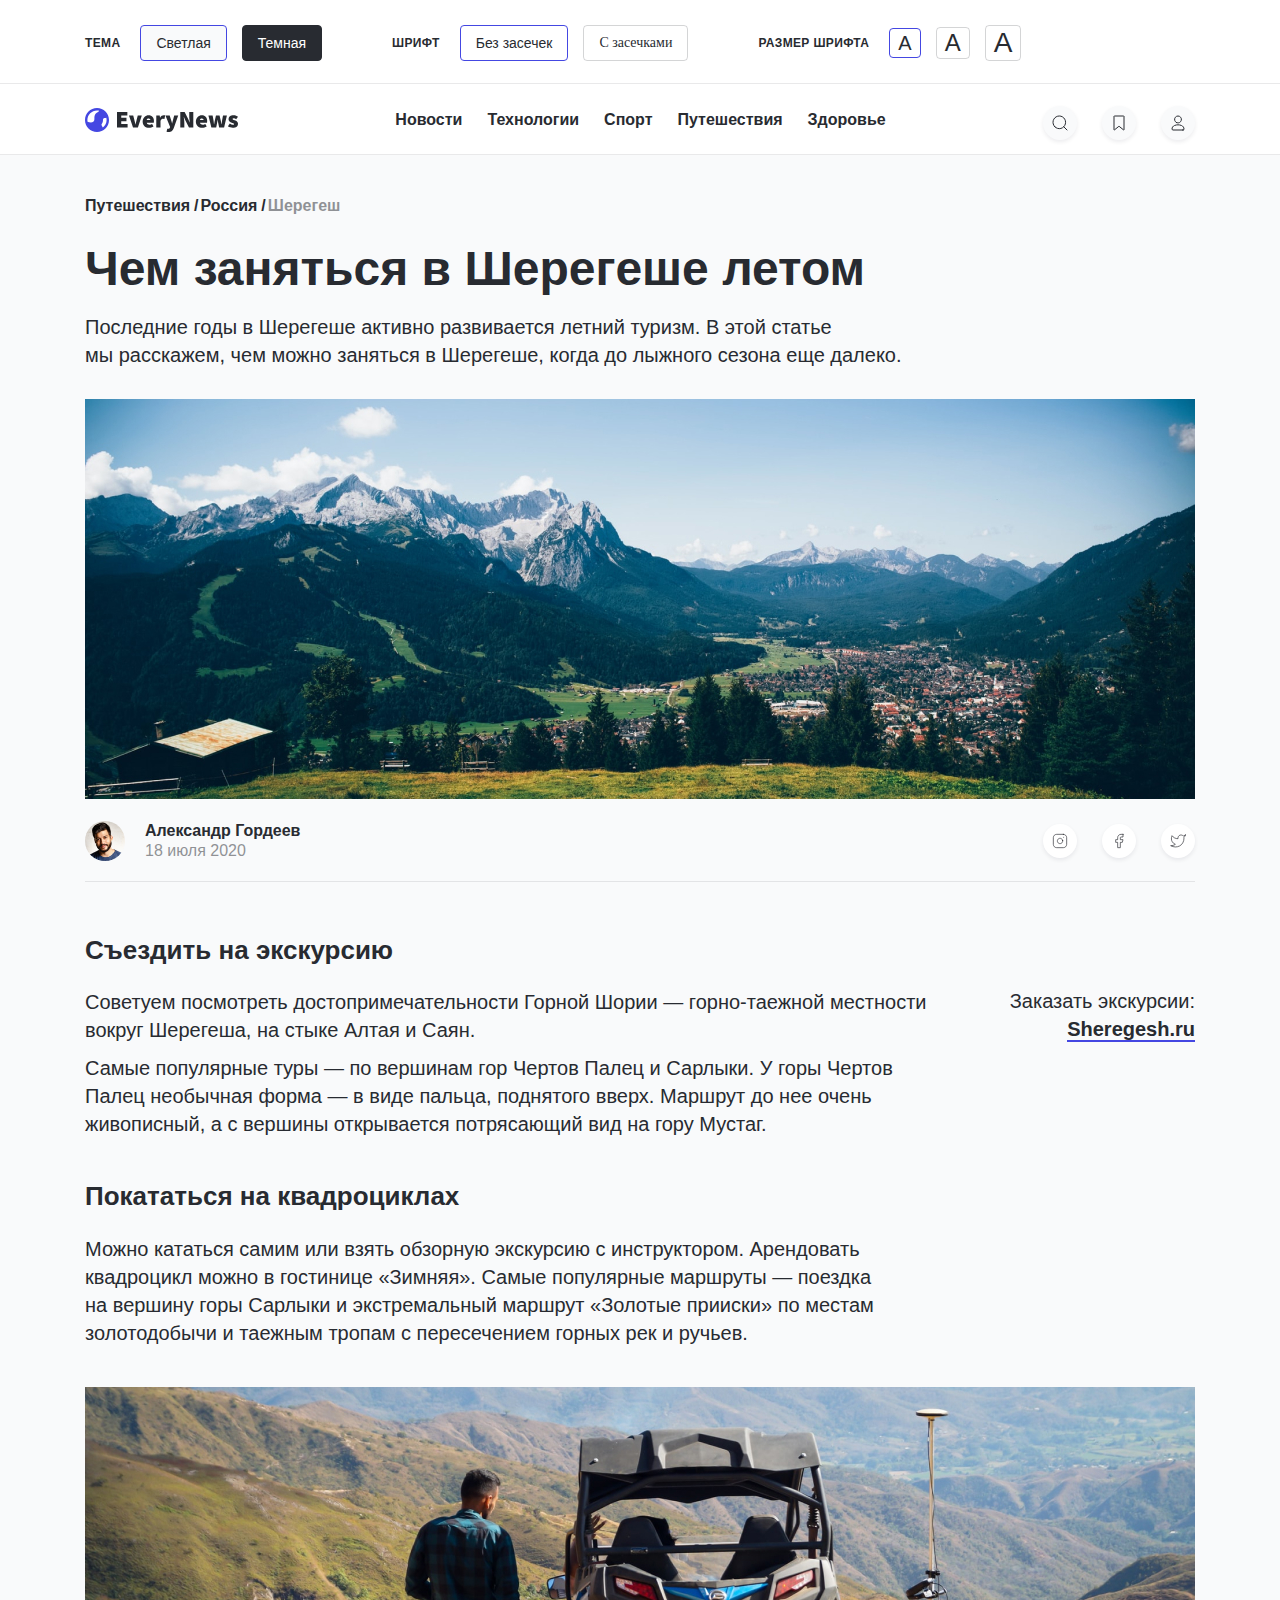
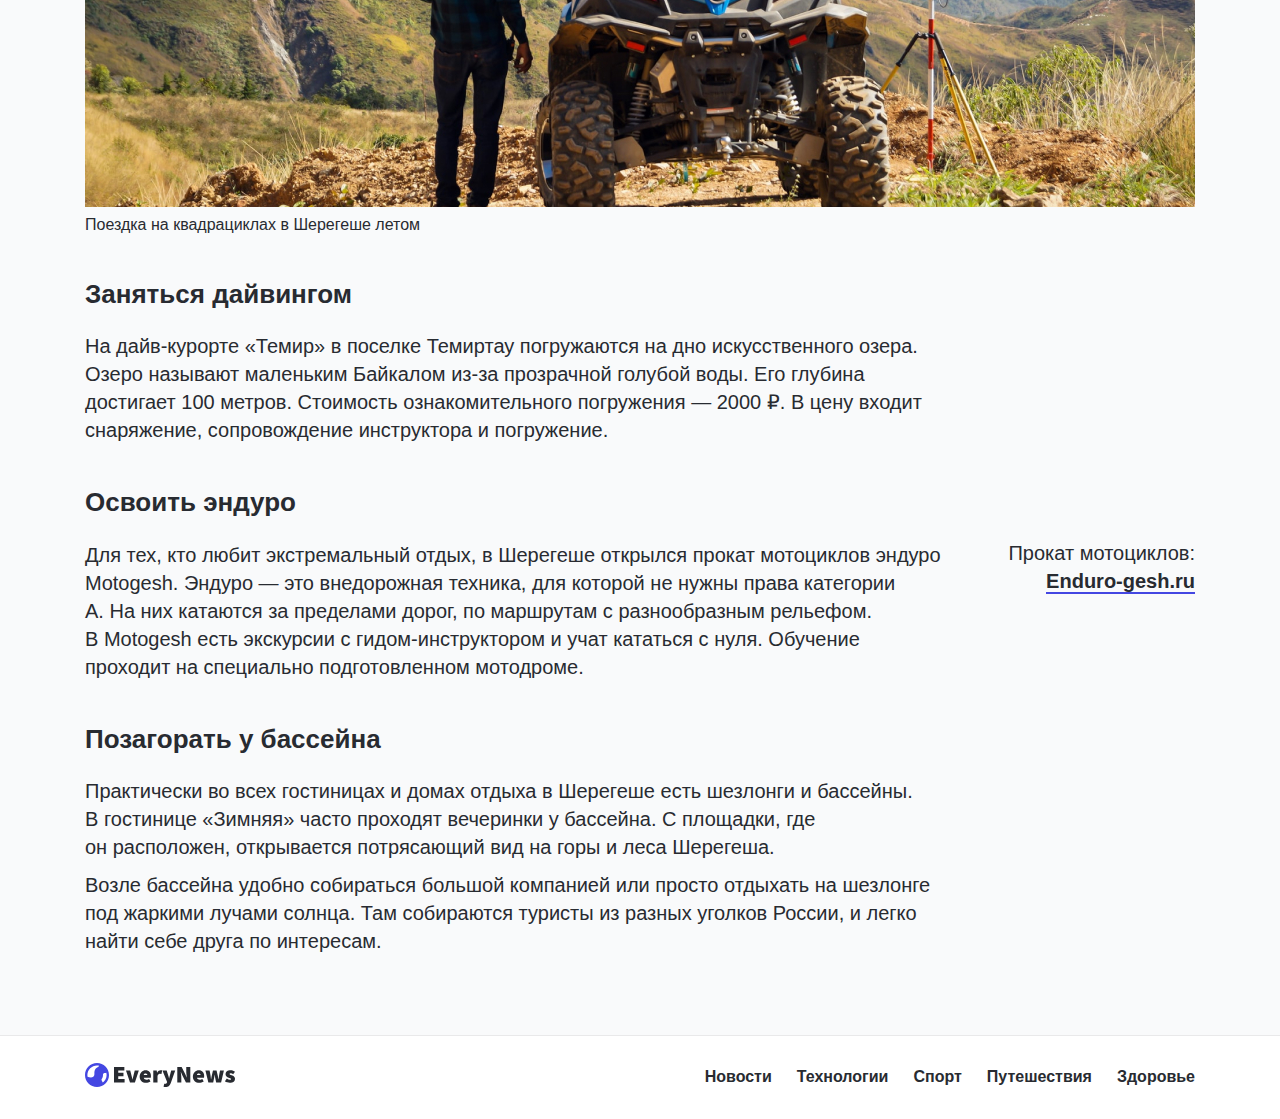
<file: Every-News/index.html>
<!DOCTYPE html>
<html lang="ru">
  <head>
    <meta charset="utf-8">
    <meta name="viewport" content="width=device-width, initial-scale=1">
    <link rel="stylesheet" href="css/style.css">
    <title>Чем заняться в Шерегеше летом</title>
  </head>
  <body>
    <header class="main-header">
      <section class="settings">
        <h2 class="visually-hidden">Настройки отображения сайта</h2>
        <dl class="container settings-content">
          <dt>Тема</dt>
          <dd>
            <ul class="themes">
              <li>
                <button class="theme-button active theme-button-light" type="button">Светлая</button>
              </li>
              <li>
                <button class="theme-button theme-button-dark" type="button">Темная</button>
              </li>
            </ul>
          </dd>
          <dt>Шрифт</dt>
          <dd>
            <ul class="fonts">
              <li>
                <button class="font-button active font-button-sans-serif" type="button">Без засечек</button>
              </li>
              <li>
                <button class="font-button font-button-serif" type="button">С засечками</button>
              </li>
            </ul>
          </dd>
          <dt>Размер шрифта</dt>
          <dd>
            <ul class="font-sizes">
              <li>
                <button class="font-size-button active font-size-button-s" type="button">А</button>
              </li>
              <li>
                <button class="font-size-button font-size-button-m" type="button">А</button>
              </li>
              <li>
                <button class="font-size-button font-size-button-l" type="button">А</button>
              </li>
            </ul>
          </dd>
        </dl>
      </section>
      <nav class="main-header-nav">
        <div class="container main-header-nav-content">
          <a class="main-header-logo" href="#">
            <svg class="logo" width="153" height="24" viewBox="0 0 153 24" fill="none" xmlns="http://www.w3.org/2000/svg">
              <path d="M32 19.5131V4H42.3572V7.43675H36.2415V9.87112H41.4694V13.3079H36.2415V16.0764H42.6038V19.5131H32Z"/>
              <path d="M48.0265 19.5131L43.9822 7.57995H48.2238L49.5554 12.7828C49.8513 13.9761 50.1472 15.2172 50.4432 16.506H50.5418C50.8377 15.2172 51.1336 13.9761 51.4296 12.7828L52.7612 7.57995H56.8054L52.9092 19.5131H48.0265Z"/>
              <path d="M64.0106 19.7995C63.1064 19.7995 62.268 19.6643 61.4953 19.3938C60.7226 19.1074 60.0486 18.7017 59.4732 18.1766C58.9142 17.6356 58.4703 16.9753 58.1415 16.1957C57.8127 15.4161 57.6483 14.533 57.6483 13.5465C57.6483 12.576 57.8127 11.7088 58.1415 10.9451C58.4868 10.1655 58.9306 9.50517 59.4732 8.9642C60.0321 8.42323 60.6651 8.00955 61.372 7.72315C62.0789 7.43675 62.8105 7.29356 63.5667 7.29356C64.4709 7.29356 65.26 7.44471 65.9341 7.74702C66.6081 8.04932 67.1671 8.46301 67.6109 8.98807C68.0548 9.51313 68.3836 10.1257 68.5973 10.8258C68.8275 11.5259 68.9426 12.2737 68.9426 13.0692C68.9426 13.4352 68.9179 13.7772 68.8686 14.0955C68.8357 14.4137 68.8028 14.6444 68.77 14.7876H61.7419C61.9391 15.5036 62.2926 16.0048 62.8022 16.2912C63.3119 16.5617 63.9119 16.6969 64.6024 16.6969C65.0299 16.6969 65.4409 16.6412 65.8354 16.5298C66.2464 16.4025 66.6739 16.2196 67.1177 15.9809L68.4987 18.4153C67.8247 18.8767 67.0766 19.2267 66.2546 19.4654C65.4491 19.6881 64.7011 19.7995 64.0106 19.7995ZM61.6926 12.1146H65.3422C65.3422 11.6531 65.2189 11.2554 64.9723 10.9212C64.7422 10.5712 64.3065 10.3962 63.6653 10.3962C63.1886 10.3962 62.7694 10.5314 62.4077 10.8019C62.0625 11.0724 61.8241 11.5099 61.6926 12.1146Z"/>
              <path d="M71.2697 19.5131V7.57995H74.7221L75.018 9.63246H75.1166C75.577 8.821 76.1195 8.2323 76.7442 7.86635C77.3854 7.48449 78.0101 7.29356 78.6184 7.29356C78.9965 7.29356 79.3006 7.31742 79.5308 7.36516C79.7609 7.39698 79.9664 7.45267 80.1473 7.53222L79.4568 11.0644C79.2266 11.0167 79.0047 10.9769 78.791 10.9451C78.5937 10.8974 78.3553 10.8735 78.0758 10.8735C77.632 10.8735 77.1634 11.0247 76.6702 11.327C76.1935 11.6134 75.8071 12.1305 75.5112 12.8783V19.5131H71.2697Z"/>
              <path d="M83.4016 24C82.9742 24 82.6207 23.9761 82.3412 23.9284C82.0782 23.8966 81.8069 23.8409 81.5275 23.7613L82.2673 20.6587C82.3823 20.6905 82.5056 20.7224 82.6372 20.7542C82.7851 20.786 82.9249 20.8019 83.0564 20.8019C83.6318 20.8019 84.0592 20.6905 84.3387 20.4678C84.6346 20.2609 84.8483 19.9745 84.9799 19.6086L85.1278 19.0835L80.4424 7.57995H84.6839L86.1635 12.1623C86.3444 12.7192 86.5006 13.2761 86.6321 13.8329C86.7636 14.3739 86.9033 14.9467 87.0513 15.5513H87.1499C87.2815 14.9785 87.4048 14.4137 87.5198 13.8568C87.6514 13.2999 87.7911 12.7351 87.9391 12.1623L89.1721 7.57995H93.2163L89.0734 19.3222C88.7446 20.1337 88.4076 20.8337 88.0624 21.4224C87.7336 22.0111 87.3472 22.4964 86.9033 22.8783C86.4595 23.2601 85.9498 23.5386 85.3744 23.7136C84.8155 23.9045 84.1579 24 83.4016 24Z"/>
              <path d="M95.2875 19.5131V4H99.6277L103.179 10.9212L104.708 14.4057H104.806C104.757 13.992 104.699 13.5386 104.634 13.0453C104.568 12.5521 104.51 12.0509 104.461 11.5418C104.412 11.0167 104.362 10.4996 104.313 9.99045C104.28 9.46539 104.264 8.9642 104.264 8.48687V4H108.308V19.5131H103.968L100.417 12.568L98.8879 9.1074H98.7893C98.8879 9.99841 99.003 10.969 99.1345 12.0191C99.266 13.0692 99.3318 14.0716 99.3318 15.0263V19.5131H95.2875Z"/>
              <path d="M117.232 19.7995C116.328 19.7995 115.489 19.6643 114.717 19.3938C113.944 19.1074 113.27 18.7017 112.694 18.1766C112.135 17.6356 111.692 16.9753 111.363 16.1957C111.034 15.4161 110.87 14.533 110.87 13.5465C110.87 12.576 111.034 11.7088 111.363 10.9451C111.708 10.1655 112.152 9.50517 112.694 8.9642C113.253 8.42323 113.886 8.00955 114.593 7.72315C115.3 7.43675 116.032 7.29356 116.788 7.29356C117.692 7.29356 118.481 7.44471 119.155 7.74702C119.829 8.04932 120.388 8.46301 120.832 8.98807C121.276 9.51313 121.605 10.1257 121.819 10.8258C122.049 11.5259 122.164 12.2737 122.164 13.0692C122.164 13.4352 122.139 13.7772 122.09 14.0955C122.057 14.4137 122.024 14.6444 121.991 14.7876H114.963C115.16 15.5036 115.514 16.0048 116.024 16.2912C116.533 16.5617 117.133 16.6969 117.824 16.6969C118.251 16.6969 118.662 16.6412 119.057 16.5298C119.468 16.4025 119.895 16.2196 120.339 15.9809L121.72 18.4153C121.046 18.8767 120.298 19.2267 119.476 19.4654C118.67 19.6881 117.922 19.7995 117.232 19.7995ZM114.914 12.1146H118.563C118.563 11.6531 118.44 11.2554 118.194 10.9212C117.963 10.5712 117.528 10.3962 116.887 10.3962C116.41 10.3962 115.991 10.5314 115.629 10.8019C115.284 11.0724 115.045 11.5099 114.914 12.1146Z"/>
              <path d="M126.371 19.5131L123.412 7.57995H127.604L128.541 12.5919C128.64 13.1965 128.722 13.8011 128.788 14.4057C128.853 14.9944 128.936 15.599 129.034 16.2196H129.133C129.231 15.599 129.33 14.9865 129.429 14.3819C129.544 13.7613 129.675 13.1647 129.823 12.5919L130.958 7.57995H134.558L135.742 12.5919C135.89 13.1965 136.013 13.8011 136.112 14.4057C136.227 14.9944 136.35 15.599 136.481 16.2196H136.58C136.679 15.599 136.761 14.9944 136.827 14.4057C136.892 13.8011 136.975 13.1965 137.073 12.5919L138.01 7.57995H141.907L139.095 19.5131H134.163L133.276 15.3604C133.177 14.8035 133.078 14.2466 132.98 13.6897C132.881 13.1329 132.782 12.5203 132.684 11.852H132.585C132.487 12.5203 132.396 13.1329 132.314 13.6897C132.232 14.2466 132.141 14.8035 132.043 15.3604L131.204 19.5131H126.371Z"/>
              <path d="M147.723 19.7995C146.934 19.7995 146.095 19.6484 145.207 19.3461C144.336 19.0438 143.58 18.638 142.939 18.1289L144.813 15.599C145.931 16.3946 146.934 16.7924 147.821 16.7924C148.265 16.7924 148.578 16.7367 148.758 16.6253C148.956 16.498 149.054 16.315 149.054 16.0764C149.054 15.9173 148.989 15.782 148.857 15.6706C148.726 15.5434 148.545 15.432 148.315 15.3365C148.101 15.2251 147.854 15.1217 147.575 15.0263C147.295 14.9308 146.999 14.8194 146.687 14.6921C146.325 14.5489 145.955 14.3819 145.577 14.1909C145.216 13.9841 144.887 13.7375 144.591 13.4511C144.295 13.1647 144.048 12.8385 143.851 12.4726C143.67 12.0907 143.58 11.6531 143.58 11.1599C143.58 10.5712 143.695 10.0382 143.925 9.56086C144.172 9.08353 144.509 8.6778 144.936 8.34368C145.364 8.00955 145.873 7.75497 146.465 7.57995C147.073 7.38902 147.739 7.29356 148.463 7.29356C149.482 7.29356 150.353 7.46062 151.077 7.79475C151.816 8.11297 152.457 8.47096 153 8.86874L151.126 11.3031C150.682 10.9849 150.246 10.7383 149.819 10.5632C149.391 10.3882 148.989 10.3007 148.611 10.3007C147.887 10.3007 147.525 10.5235 147.525 10.969C147.525 11.1281 147.583 11.2633 147.698 11.3747C147.83 11.4861 148.002 11.5895 148.216 11.685C148.43 11.7804 148.676 11.8759 148.956 11.9714C149.235 12.0509 149.531 12.1464 149.844 12.2578C150.205 12.385 150.575 12.5442 150.953 12.7351C151.331 12.926 151.668 13.1647 151.964 13.4511C152.277 13.7216 152.523 14.0557 152.704 14.4535C152.901 14.8353 153 15.2967 153 15.8377C153 16.3946 152.885 16.9197 152.655 17.4129C152.425 17.8902 152.088 18.3119 151.644 18.6778C151.2 19.0278 150.649 19.3063 149.991 19.5131C149.334 19.7041 148.578 19.7995 147.723 19.7995Z"/>
              <path fill-rule="evenodd" clip-rule="evenodd" d="M17.8668 19.5816C17.6604 19.062 17.3676 18.6084 17.1108 18.2208C16.9812 18.0264 16.848 17.8284 16.7316 17.6244C16.2648 16.8132 16.4256 16.4844 17.1828 15.216L17.3052 15.0084C17.9184 13.9752 17.952 12.984 17.9832 12.1104C17.9976 11.6808 18.012 11.2764 18.0948 10.896C18.288 10.0176 20.1444 9.78362 21.2952 9.64562C21.4884 10.4004 21.6 11.1864 21.6 12C21.6 15.0828 20.1336 17.8236 17.8668 19.5816ZM12 2.4C12.7392 2.4 13.4532 2.4912 14.1444 2.6496C13.9416 3.096 13.6284 3.5028 13.2156 3.8256C12.954 4.032 12.66 4.2036 12.3684 4.3776C11.5872 4.8432 10.7028 5.3712 10.1484 6.3864C9.4092 7.7424 9.4092 9.1272 9.4092 10.3488C9.4092 11.9748 9.3564 12.936 8.2716 13.7844C6.6288 15.072 4.1148 14.3532 2.5596 13.6992C2.4612 13.146 2.4 12.5796 2.4 12C2.4 6.7068 6.7068 2.4 12 2.4ZM12 0C5.3832 0 0 5.3832 0 12C0 18.6156 5.3832 24 12 24C18.6168 24 24 18.6156 24 12C24 5.3832 18.6168 0 12 0Z" fill="#4447E2"/>
              </svg>
          </a>
          <ul class="site-navigation">
            <li class="site-navigation-item">
              <a class="site-navigation-link" href="#">Новости</a>
            </li>
            <li class="site-navigation-item">
              <a class="site-navigation-link" href="#">Технологии</a>
            </li>
            <li class="site-navigation-item">
              <a class="site-navigation-link" href="#">Спорт</a>
            </li>
            <li class="site-navigation-item">
              <a class="site-navigation-link" href="#">Путешествия</a>
            </li>
            <li class="site-navigation-item">
              <a class="site-navigation-link" href="#">Здоровье</a>
            </li>
          </ul>
          <ul class="user-menu">
            <li class="user-menu-item">
              <a class="user-menu-button" href="#">
                <span class="visually-hidden">Поиск</span>
                <svg class="user-menu-button-svg" width="16" height="16" viewBox="0 0 16 16" fill="none" xmlns="http://www.w3.org/2000/svg">
                  <path d="M15 15L11.7709 11.75M2.84041 11.7956C1.25315 10.1981 0.633257 7.86957 1.21423 5.68726C1.79521 3.50495 3.48879 1.80037 5.65703 1.21562C7.82526 0.630876 10.1387 1.25479 11.726 2.85236C13.3133 4.44992 13.9331 6.77842 13.3522 8.96073C12.7712 11.143 11.0776 12.8476 8.90938 13.4324C6.74114 14.0171 4.42767 13.3932 2.84041 11.7956Z" stroke-linecap="round" stroke-linejoin="round"/>
                </svg>
              </a>
            </li>
            <li class="user-menu-item">
              <a class="user-menu-button user-menu-button-bookmark" href="#">
                <span class="visually-hidden">Добавить в закладки</span>
                <svg class="user-menu-button-svg" width="16" height="16" viewBox="0 0 16 16" fill="none" xmlns="http://www.w3.org/2000/svg">
                  <path d="M3 1.25412C3 1.11378 3.11193 1 3.25 1H12.75C12.8881 1 13 1.11378 13 1.25412V14.7454C13 14.9585 12.7575 15.0769 12.5938 14.9438L8.15617 11.3351C8.06487 11.2609 7.93513 11.2609 7.84383 11.3351L3.40617 14.9438C3.24248 15.0769 3 14.9585 3 14.7454V1.25412Z" stroke-linejoin="round"/>
                  </svg>
              </a>
            </li>
            <li class="user-menu-item">
              <a class="user-menu-button user-menu-button-user" href="#">
                <span class="visually-hidden">Кабинет пользователя</span>
                <svg class="user-menu-button-svg" width="16" height="16" viewBox="0 0 16 16" fill="none" xmlns="http://www.w3.org/2000/svg">
                  <path d="M13 15H3C2.44772 15 2 14.5708 2 14.0413C2 12.4557 3.0262 11.0363 4.57508 10.4798L4.8826 10.3693C6.8926 9.64716 9.1074 9.64716 11.1174 10.3693L11.4249 10.4798C12.9738 11.0363 14 12.4557 14 14.0413C14 14.5708 13.5523 15 13 15Z" stroke-linecap="square" stroke-linejoin="round"/>
                  <path d="M6.47536 7.53866C7.43235 8.00992 8.56765 8.00992 9.52464 7.53866C10.4153 7.10008 11.0534 6.30126 11.2629 5.36264L11.3188 5.11213C11.5331 4.15229 11.3042 3.15052 10.6911 2.36437L10.6013 2.24925C9.98814 1.46298 9.02406 1 8 1C6.97594 1 6.01186 1.46299 5.39867 2.24925L5.30889 2.36437C4.69579 3.15052 4.46694 4.15229 4.68119 5.11213L4.7371 5.36264C4.94661 6.30126 5.58473 7.10008 6.47536 7.53866Z" stroke-linecap="square" stroke-linejoin="round"/>
                  </svg>
              </a>
            </li>
          </ul>
        </div>
      </nav>
    </header>
    <main>
      <div class="container">
        <ul class="breadcrumbs">
          <li class="breadcrumbs-item">
            <a href="#">Путешествия</a>
          </li>
          <li class="breadcrumbs-item">
            <a href="#">Россия</a>
          </li>
          <li class="breadcrumbs-item">
            <a href="#">Шерегеш</a>
          </li>
        </ul>
        <article class="main-article">
          <h1>Чем заняться в Шерегеше летом</h1>
          <p>Последние годы в Шерегеше активно развивается летний туризм. В этой статье мы расскажем, чем можно заняться в Шерегеше, когда до лыжного сезона еще далеко.</p>
          <img class="main-article-img" src="img/photo.jpg" width="1110" height="400" alt="Домики в горной долине">
          <header class="main-article-header">
            <div class="meta">
              <img class="meta-author-img" src="img/author-photo.jpg" width="40" height="40" alt="">
              <cite class="meta-cite">Александр Гордеев</cite>
              <time class="meta-time" datetime="2020-06-18">18 июля 2020</time>
            </div>
            <ul class="social-list">
              <li class="social-item">
                <a class="social-item-link social-item-link-instagram" href="#">
                  <span class="visually-hidden">Instagram</span>
                  <svg class="social-item-link-svg" width="16" height="16" viewBox="0 0 16 16" fill="none" xmlns="http://www.w3.org/2000/svg">
                    <path d="M11.333 1.33325H4.66634C2.82539 1.33325 1.33301 2.82564 1.33301 4.66659V11.3333C1.33301 13.1742 2.82539 14.6666 4.66634 14.6666H11.333C13.174 14.6666 14.6663 13.1742 14.6663 11.3333V4.66659C14.6663 2.82564 13.174 1.33325 11.333 1.33325Z" stroke-width="0.666667" stroke-linecap="round" stroke-linejoin="round"/>
                    <path d="M10.6668 7.57996C10.7491 8.13479 10.6543 8.70143 10.396 9.1993C10.1376 9.69717 9.72889 10.1009 9.22788 10.3531C8.72687 10.6052 8.1591 10.693 7.60532 10.6039C7.05155 10.5148 6.53997 10.2533 6.14336 9.85673C5.74674 9.46012 5.48528 8.94854 5.39618 8.39477C5.30707 7.84099 5.39484 7.27322 5.64701 6.77221C5.89919 6.27119 6.30292 5.86245 6.80079 5.60412C7.29865 5.34579 7.8653 5.25102 8.42013 5.33329C8.98608 5.41721 9.51003 5.68093 9.91459 6.08549C10.3192 6.49006 10.5829 7.01401 10.6668 7.57996Z" stroke-width="0.666667" stroke-linecap="round" stroke-linejoin="round"/>
                    <path d="M11.667 4.33325H11.6737" stroke-width="0.666667" stroke-linecap="round" stroke-linejoin="round"/>
                    </svg>
                </a>
              </li>
              <li class="social-item">
                <a class="social-item-link social-item-link-facebook" href="#">
                  <span class="visually-hidden">Facebook</span>
                  <svg class="social-item-link-svg" width="16" height="16" viewBox="0 0 16 16" fill="none" xmlns="http://www.w3.org/2000/svg">
                    <path d="M12.0003 1.33325H10.0003C9.11627 1.33325 8.26842 1.68444 7.6433 2.30956C7.01818 2.93468 6.66699 3.78253 6.66699 4.66659V6.66659H4.66699V9.33325H6.66699V14.6666H9.33366V9.33325H11.3337L12.0003 6.66659H9.33366V4.66659C9.33366 4.48977 9.4039 4.32021 9.52892 4.19518C9.65395 4.07016 9.82351 3.99992 10.0003 3.99992H12.0003V1.33325Z" stroke-width="0.666667" stroke-linecap="round" stroke-linejoin="round"/>
                    </svg>
                </a>
              </li>
              <li class="social-item">
                <a class="social-item-link social-item-link-twitter" href="#">
                  <span class="visually-hidden">Twitter</span>
                  <svg class="social-item-link-svg" width="16" height="16" viewBox="0 0 16 16" fill="none" xmlns="http://www.w3.org/2000/svg">
                    <path d="M15.3337 2.00011C14.6952 2.45043 13.9884 2.79485 13.2403 3.02011C12.8388 2.55845 12.3052 2.23124 11.7117 2.08273C11.1181 1.93422 10.4933 1.97158 9.92171 2.18975C9.3501 2.40792 8.85929 2.79638 8.51565 3.30259C8.17201 3.8088 7.99212 4.40834 8.00033 5.02011V5.68678C6.82875 5.71716 5.66784 5.45732 4.621 4.93041C3.57415 4.4035 2.67387 3.62587 2.00033 2.66678C2.00033 2.66678 -0.666341 8.66678 5.33366 11.3334C3.96068 12.2654 2.3251 12.7327 0.666992 12.6668C6.66699 16.0001 14.0003 12.6668 14.0003 5.00011C13.9997 4.81441 13.9819 4.62918 13.947 4.44678C14.6274 3.77577 15.1075 2.92859 15.3337 2.00011V2.00011Z" stroke-width="0.666667" stroke-linecap="round" stroke-linejoin="round"/>
                    </svg>
                </a>
              </li>
            </ul>
          </header>
          <section class="main-article-section">
            <h2>Съездить на экскурсию</h2>
            <p>Советуем посмотреть достопримечательности Горной Шории — горно-таежной местности вокруг Шерегеша, на стыке Алтая и Саян.</p>
            <p>Самые популярные туры — по вершинам гор Чертов Палец и Сарлыки. У горы Чертов Палец необычная форма — в виде пальца, поднятого вверх. Маршрут до нее очень живописный, а с вершины открывается потрясающий вид на гору Мустаг.</p>
            <aside class="main-article-aside">
              <p>Заказать экскурсии:<br><a href="#">Sheregesh.ru</a></p>
            </aside>
          </section>
          <section class="main-article-section">
            <h2>Покататься на квадроциклах</h2>
            <p>Можно кататься самим или взять обзорную экскурсию с инструктором. Арендовать квадроцикл можно в гостинице «Зимняя». Самые популярные маршруты — поездка на вершину горы Сарлыки и экстремальный маршрут «Золотые прииски» по местам золотодобычи и таежным тропам с пересечением горных рек и ручьев.</p>
            <figure>
              <img src="img/photo-2.jpg" width="" height="" alt="">
              <figcaption>Поездка на квадрациклах в Шерегеше летом</figcaption>
            </figure>
          </section>
          <section class="main-article-section">
            <h2>Заняться дайвингом</h2>
            <p>На дайв-курорте «Темир» в поселке Темиртау погружаются на дно искусственного озера. Озеро называют маленьким Байкалом из-за прозрачной голубой воды. Его глубина достигает 100 метров. Стоимость ознакомительного погружения — 2000 ₽. В цену входит снаряжение, сопровождение инструктора и погружение.</p>
          </section>
          <section class="main-article-section">
            <h2>Освоить эндуро</h2>
            <p>Для тех, кто любит экстремальный отдых, в Шерегеше открылся прокат мотоциклов эндуро Motogesh. Эндуро — это внедорожная техника, для которой не нужны права категории А. На них катаются за пределами дорог, по маршрутам с разнообразным рельефом. В Motogesh есть экскурсии с гидом-инструктором и учат кататься с нуля. Обучение проходит на специально подготовленном мотодроме.</p>
            <aside class="main-article-aside">
              <p>Прокат мотоциклов:<br><a href="#">Enduro-gesh.ru</a></p>
            </aside>
          </section>
          <section  class="main-article-section">
            <h2>Позагорать у бассейна</h2>
            <p>Практически во всех гостиницах и домах отдыха в Шерегеше есть шезлонги и бассейны. В гостинице «Зимняя» часто проходят вечеринки у бассейна. С площадки, где он расположен, открывается потрясающий вид на горы и леса Шерегеша.</p>
            <p>Возле бассейна удобно собираться большой компанией или просто отдыхать на шезлонге под жаркими лучами солнца. Там собираются туристы из разных уголков России, и легко найти себе друга по интересам.</p>
          </section>
        </article>
      </div>
    </main>
    <footer class="main-footer">
      <div class="container main-footer-content">
        <a class="main-footer-logo" href="#">
          <svg class="logo" width="150" height="24" viewBox="0 0 150 24" fill="none" xmlns="http://www.w3.org/2000/svg">
            <path d="M29 19.5131V4H39.3572V7.43675H33.2415V9.87112H38.4694V13.3079H33.2415V16.0764H39.6038V19.5131H29Z"/>
            <path d="M45.0265 19.5131L40.9822 7.57995H45.2238L46.5554 12.7828C46.8513 13.9761 47.1472 15.2172 47.4432 16.506H47.5418C47.8377 15.2172 48.1336 13.9761 48.4296 12.7828L49.7612 7.57995H53.8054L49.9092 19.5131H45.0265Z"/>
            <path d="M61.0106 19.7995C60.1064 19.7995 59.268 19.6643 58.4953 19.3938C57.7226 19.1074 57.0486 18.7017 56.4732 18.1766C55.9142 17.6356 55.4703 16.9753 55.1415 16.1957C54.8127 15.4161 54.6483 14.533 54.6483 13.5465C54.6483 12.576 54.8127 11.7088 55.1415 10.9451C55.4868 10.1655 55.9306 9.50517 56.4732 8.9642C57.0321 8.42323 57.6651 8.00955 58.372 7.72315C59.0789 7.43675 59.8105 7.29356 60.5667 7.29356C61.4709 7.29356 62.26 7.44471 62.9341 7.74702C63.6081 8.04932 64.1671 8.46301 64.6109 8.98807C65.0548 9.51313 65.3836 10.1257 65.5973 10.8258C65.8275 11.5259 65.9426 12.2737 65.9426 13.0692C65.9426 13.4352 65.9179 13.7772 65.8686 14.0955C65.8357 14.4137 65.8028 14.6444 65.77 14.7876H58.7419C58.9391 15.5036 59.2926 16.0048 59.8022 16.2912C60.3119 16.5617 60.9119 16.6969 61.6024 16.6969C62.0299 16.6969 62.4409 16.6412 62.8354 16.5298C63.2464 16.4025 63.6739 16.2196 64.1177 15.9809L65.4987 18.4153C64.8247 18.8767 64.0766 19.2267 63.2546 19.4654C62.4491 19.6881 61.7011 19.7995 61.0106 19.7995ZM58.6926 12.1146H62.3422C62.3422 11.6531 62.2189 11.2554 61.9723 10.9212C61.7422 10.5712 61.3065 10.3962 60.6653 10.3962C60.1886 10.3962 59.7694 10.5314 59.4077 10.8019C59.0625 11.0724 58.8241 11.5099 58.6926 12.1146Z"/>
            <path d="M68.2697 19.5131V7.57995H71.7221L72.018 9.63246H72.1166C72.577 8.821 73.1195 8.2323 73.7442 7.86635C74.3854 7.48449 75.0101 7.29356 75.6184 7.29356C75.9965 7.29356 76.3006 7.31742 76.5308 7.36516C76.7609 7.39698 76.9664 7.45267 77.1473 7.53222L76.4568 11.0644C76.2266 11.0167 76.0047 10.9769 75.791 10.9451C75.5937 10.8974 75.3553 10.8735 75.0758 10.8735C74.632 10.8735 74.1634 11.0247 73.6702 11.327C73.1935 11.6134 72.8071 12.1305 72.5112 12.8783V19.5131H68.2697Z"/>
            <path d="M80.4016 24C79.9742 24 79.6207 23.9761 79.3412 23.9284C79.0782 23.8966 78.8069 23.8409 78.5275 23.7613L79.2673 20.6587C79.3823 20.6905 79.5056 20.7224 79.6372 20.7542C79.7851 20.786 79.9249 20.8019 80.0564 20.8019C80.6318 20.8019 81.0592 20.6905 81.3387 20.4678C81.6346 20.2609 81.8483 19.9745 81.9799 19.6086L82.1278 19.0835L77.4424 7.57995H81.6839L83.1635 12.1623C83.3444 12.7192 83.5006 13.2761 83.6321 13.8329C83.7636 14.3739 83.9033 14.9467 84.0513 15.5513H84.1499C84.2815 14.9785 84.4048 14.4137 84.5198 13.8568C84.6514 13.2999 84.7911 12.7351 84.9391 12.1623L86.1721 7.57995H90.2163L86.0734 19.3222C85.7446 20.1337 85.4076 20.8337 85.0624 21.4224C84.7336 22.0111 84.3472 22.4964 83.9033 22.8783C83.4595 23.2601 82.9498 23.5386 82.3744 23.7136C81.8155 23.9045 81.1579 24 80.4016 24Z"/>
            <path d="M92.2875 19.5131V4H96.6277L100.179 10.9212L101.708 14.4057H101.806C101.757 13.992 101.699 13.5386 101.634 13.0453C101.568 12.5521 101.51 12.0509 101.461 11.5418C101.412 11.0167 101.362 10.4996 101.313 9.99045C101.28 9.46539 101.264 8.9642 101.264 8.48687V4H105.308V19.5131H100.968L97.4168 12.568L95.8879 9.1074H95.7893C95.8879 9.99841 96.003 10.969 96.1345 12.0191C96.266 13.0692 96.3318 14.0716 96.3318 15.0263V19.5131H92.2875Z"/>
            <path d="M114.232 19.7995C113.328 19.7995 112.489 19.6643 111.717 19.3938C110.944 19.1074 110.27 18.7017 109.694 18.1766C109.135 17.6356 108.692 16.9753 108.363 16.1957C108.034 15.4161 107.87 14.533 107.87 13.5465C107.87 12.576 108.034 11.7088 108.363 10.9451C108.708 10.1655 109.152 9.50517 109.694 8.9642C110.253 8.42323 110.886 8.00955 111.593 7.72315C112.3 7.43675 113.032 7.29356 113.788 7.29356C114.692 7.29356 115.481 7.44471 116.155 7.74702C116.829 8.04932 117.388 8.46301 117.832 8.98807C118.276 9.51313 118.605 10.1257 118.819 10.8258C119.049 11.5259 119.164 12.2737 119.164 13.0692C119.164 13.4352 119.139 13.7772 119.09 14.0955C119.057 14.4137 119.024 14.6444 118.991 14.7876H111.963C112.16 15.5036 112.514 16.0048 113.024 16.2912C113.533 16.5617 114.133 16.6969 114.824 16.6969C115.251 16.6969 115.662 16.6412 116.057 16.5298C116.468 16.4025 116.895 16.2196 117.339 15.9809L118.72 18.4153C118.046 18.8767 117.298 19.2267 116.476 19.4654C115.67 19.6881 114.922 19.7995 114.232 19.7995ZM111.914 12.1146H115.563C115.563 11.6531 115.44 11.2554 115.194 10.9212C114.963 10.5712 114.528 10.3962 113.887 10.3962C113.41 10.3962 112.991 10.5314 112.629 10.8019C112.284 11.0724 112.045 11.5099 111.914 12.1146Z"/>
            <path d="M123.371 19.5131L120.412 7.57995H124.604L125.541 12.5919C125.64 13.1965 125.722 13.8011 125.788 14.4057C125.853 14.9944 125.936 15.599 126.034 16.2196H126.133C126.231 15.599 126.33 14.9865 126.429 14.3819C126.544 13.7613 126.675 13.1647 126.823 12.5919L127.958 7.57995H131.558L132.742 12.5919C132.89 13.1965 133.013 13.8011 133.112 14.4057C133.227 14.9944 133.35 15.599 133.481 16.2196H133.58C133.679 15.599 133.761 14.9944 133.827 14.4057C133.892 13.8011 133.975 13.1965 134.073 12.5919L135.01 7.57995H138.907L136.095 19.5131H131.163L130.276 15.3604C130.177 14.8035 130.078 14.2466 129.98 13.6897C129.881 13.1329 129.782 12.5203 129.684 11.852H129.585C129.487 12.5203 129.396 13.1329 129.314 13.6897C129.232 14.2466 129.141 14.8035 129.043 15.3604L128.204 19.5131H123.371Z"/>
            <path d="M144.723 19.7995C143.934 19.7995 143.095 19.6484 142.207 19.3461C141.336 19.0438 140.58 18.638 139.939 18.1289L141.813 15.599C142.931 16.3946 143.934 16.7924 144.821 16.7924C145.265 16.7924 145.578 16.7367 145.758 16.6253C145.956 16.498 146.054 16.315 146.054 16.0764C146.054 15.9173 145.989 15.782 145.857 15.6706C145.726 15.5434 145.545 15.432 145.315 15.3365C145.101 15.2251 144.854 15.1217 144.575 15.0263C144.295 14.9308 143.999 14.8194 143.687 14.6921C143.325 14.5489 142.955 14.3819 142.577 14.1909C142.216 13.9841 141.887 13.7375 141.591 13.4511C141.295 13.1647 141.048 12.8385 140.851 12.4726C140.67 12.0907 140.58 11.6531 140.58 11.1599C140.58 10.5712 140.695 10.0382 140.925 9.56086C141.172 9.08353 141.509 8.6778 141.936 8.34368C142.364 8.00955 142.873 7.75497 143.465 7.57995C144.073 7.38902 144.739 7.29356 145.463 7.29356C146.482 7.29356 147.353 7.46062 148.077 7.79475C148.816 8.11297 149.457 8.47096 150 8.86874L148.126 11.3031C147.682 10.9849 147.246 10.7383 146.819 10.5632C146.391 10.3882 145.989 10.3007 145.611 10.3007C144.887 10.3007 144.525 10.5235 144.525 10.969C144.525 11.1281 144.583 11.2633 144.698 11.3747C144.83 11.4861 145.002 11.5895 145.216 11.685C145.43 11.7804 145.676 11.8759 145.956 11.9714C146.235 12.0509 146.531 12.1464 146.844 12.2578C147.205 12.385 147.575 12.5442 147.953 12.7351C148.331 12.926 148.668 13.1647 148.964 13.4511C149.277 13.7216 149.523 14.0557 149.704 14.4535C149.901 14.8353 150 15.2967 150 15.8377C150 16.3946 149.885 16.9197 149.655 17.4129C149.425 17.8902 149.088 18.3119 148.644 18.6778C148.2 19.0278 147.649 19.3063 146.991 19.5131C146.334 19.7041 145.578 19.7995 144.723 19.7995Z"/>
            <path fill-rule="evenodd" clip-rule="evenodd" d="M17.8668 19.5816C17.6604 19.062 17.3676 18.6084 17.1108 18.2208C16.9812 18.0264 16.848 17.8284 16.7316 17.6244C16.2648 16.8132 16.4256 16.4844 17.1828 15.216L17.3052 15.0084C17.9184 13.9752 17.952 12.984 17.9832 12.1104C17.9976 11.6808 18.012 11.2764 18.0948 10.896C18.288 10.0176 20.1444 9.78362 21.2952 9.64562C21.4884 10.4004 21.6 11.1864 21.6 12C21.6 15.0828 20.1336 17.8236 17.8668 19.5816ZM12 2.4C12.7392 2.4 13.4532 2.4912 14.1444 2.6496C13.9416 3.096 13.6284 3.5028 13.2156 3.8256C12.954 4.032 12.66 4.2036 12.3684 4.3776C11.5872 4.8432 10.7028 5.3712 10.1484 6.3864C9.4092 7.7424 9.4092 9.1272 9.4092 10.3488C9.4092 11.9748 9.3564 12.936 8.2716 13.7844C6.6288 15.072 4.1148 14.3532 2.5596 13.6992C2.4612 13.146 2.4 12.5796 2.4 12C2.4 6.7068 6.7068 2.4 12 2.4ZM12 0C5.3832 0 0 5.3832 0 12C0 18.6156 5.3832 24 12 24C18.6168 24 24 18.6156 24 12C24 5.3832 18.6168 0 12 0Z" fill="#4447E2"/>
            </svg>
        </a>
        <ul class="main-footer-menu">
          <li class="main-footer-menu-item">
            <a class="main-footer-menu-link" href="#">Новости</a>
          </li>
          <li class="main-footer-menu-item">
            <a class="main-footer-menu-link" href="#">Технологии</a>
          </li>
          <li class="main-footer-menu-item">
            <a class="main-footer-menu-link" href="#">Спорт</a>
          </li>
          <li class="main-footer-menu-item">
            <a class="main-footer-menu-link" href="#">Путешествия</a>
          </li>
          <li class="main-footer-menu-item">
            <a class="main-footer-menu-link" href="#">Здоровье</a>
          </li>
        </ul>
      </div>
    </footer>
    <script src="js/script.js"></script>
  </body>
</html>
</file>
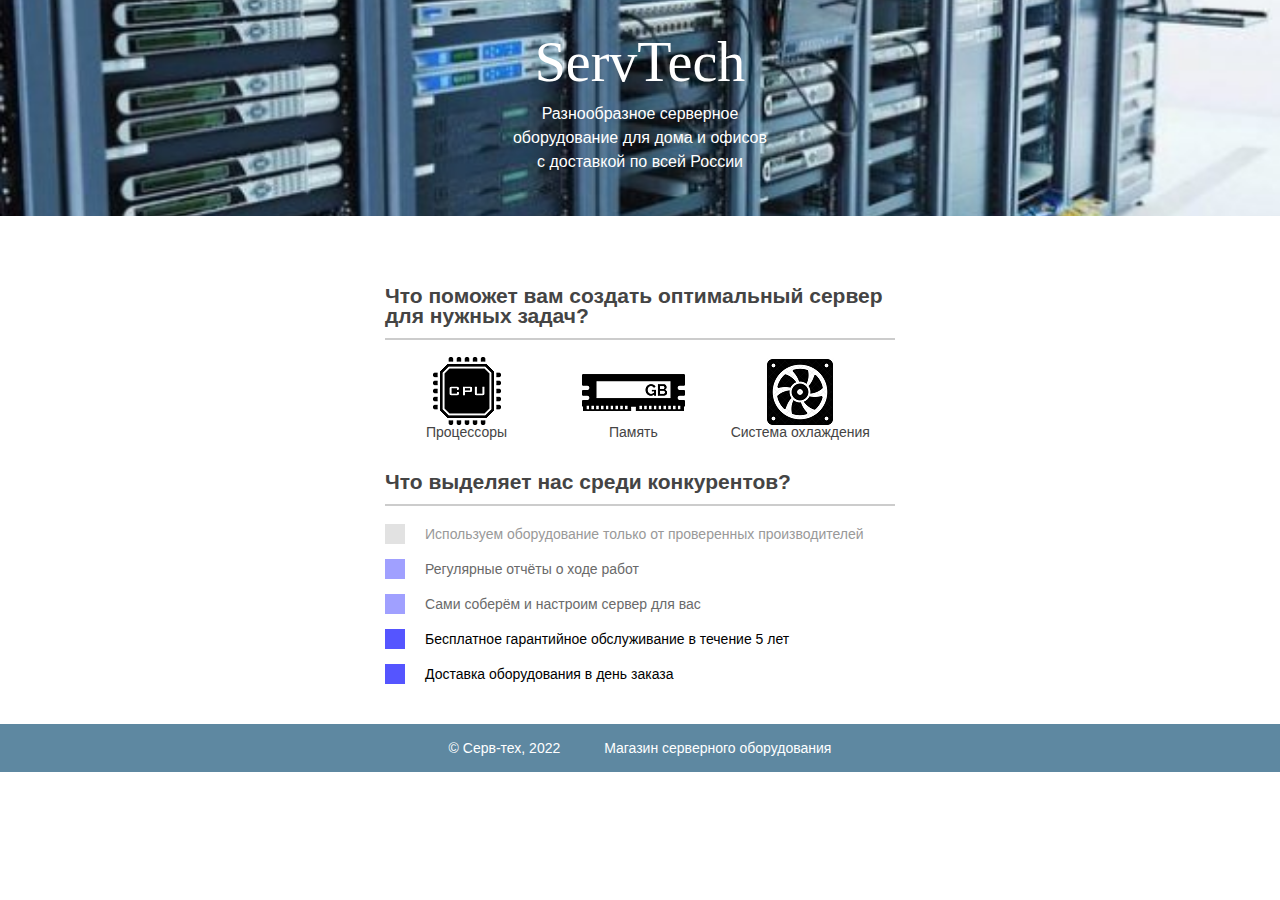
<file: Shop/index.html>
<!DOCTYPE html>
<html lang="ru">
  <head>
    <meta charset="utf-8">
    <title>Магазин серверного оборудования</title>
    <link rel="stylesheet" href="style.css">
  </head>
  <body>
    <header class="site-header">
      <div class="container">
        <h1>ServTech</h1>
        <p>Разнообразное серверное оборудование для дома и офисов с доставкой по всей России</p>
      </div>
    </header>

    <section class="equipment">
      <h2>Что поможет вам создать оптимальный сервер для нужных задач?</h2>
      <p class="equipment-cpu">Процессоры</p>
      <p class="equipment-memory">Память</p>
      <p class="equipment-cooling">Система охлаждения</p>
    </section>

    <section class="advantages">
      <h2>Что выделяет нас среди конкурентов?</h2>
      <ul class="advantages-list">
        <li class="advantages-item">Используем оборудование только от проверенных производителей</li>
        <li class="advantages-item standard">Регулярные отчёты о ходе работ</li>
        <li class="advantages-item standard">Сами соберём и настроим сервер для вас</li>
        <li class="advantages-item vip">Бесплатное гарантийное обслуживание в течение 5 лет</li>
        <li class="advantages-item vip">Доставка оборудования в день заказа</li>
      </ul>
    </section>

    <footer class="site-footer">
      <div class="container">
        <p>© Серв-тех, 2022</p>
        <p>Магазин серверного оборудования</p>
      </div>
    </footer>
  </body>
</html>
</file>
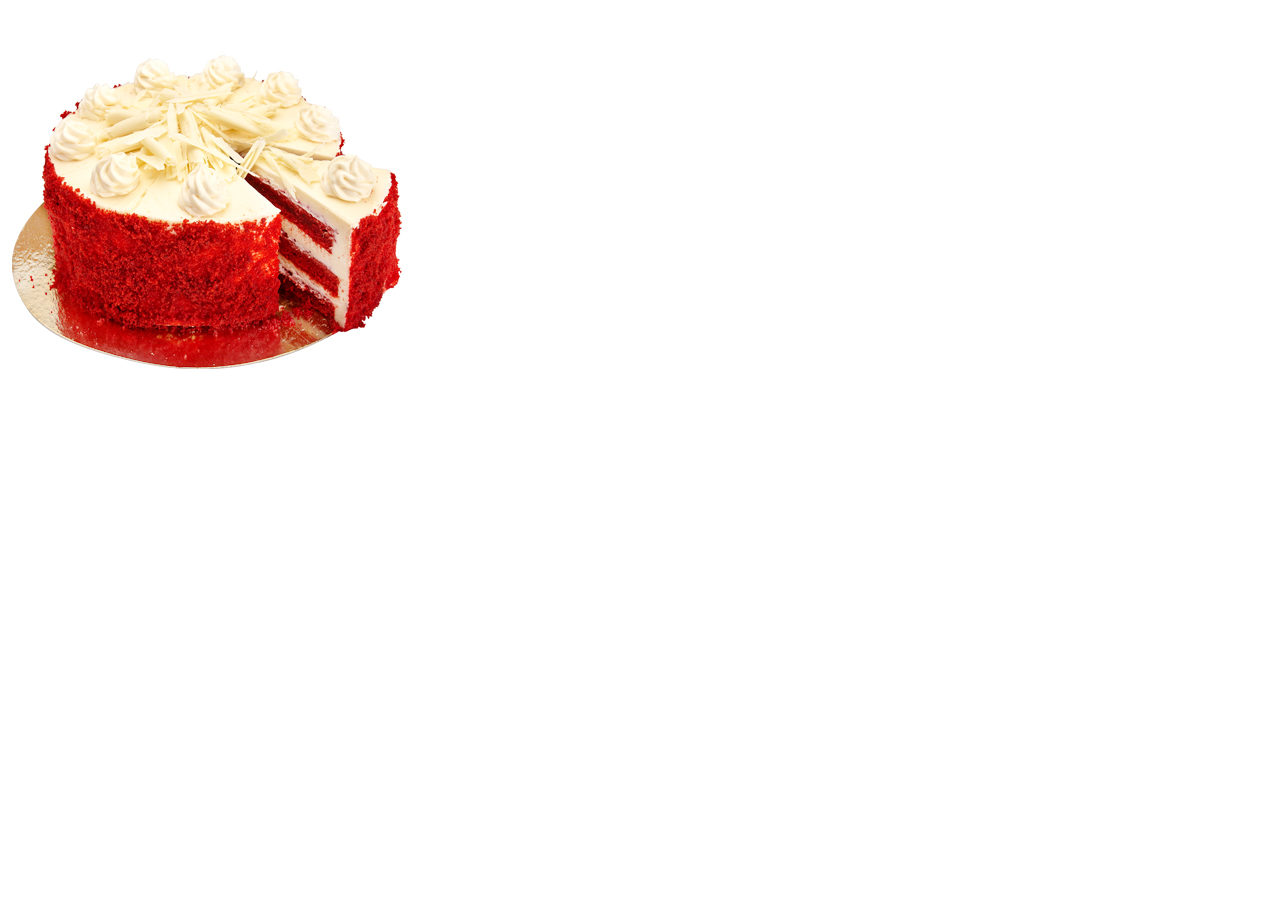
<file: Web15/index.html>
<!DOCTYPE html>
<html lang="ru">

<head>
    <meta charset="UTF-8">
    <title>Web 15</title>
</head>

<body>
    <img id="pic" src="image1.jpg" onClick="change_src()"  alt=""/>
    <script src="script.js"> </script>
</body>

</html>
</file>
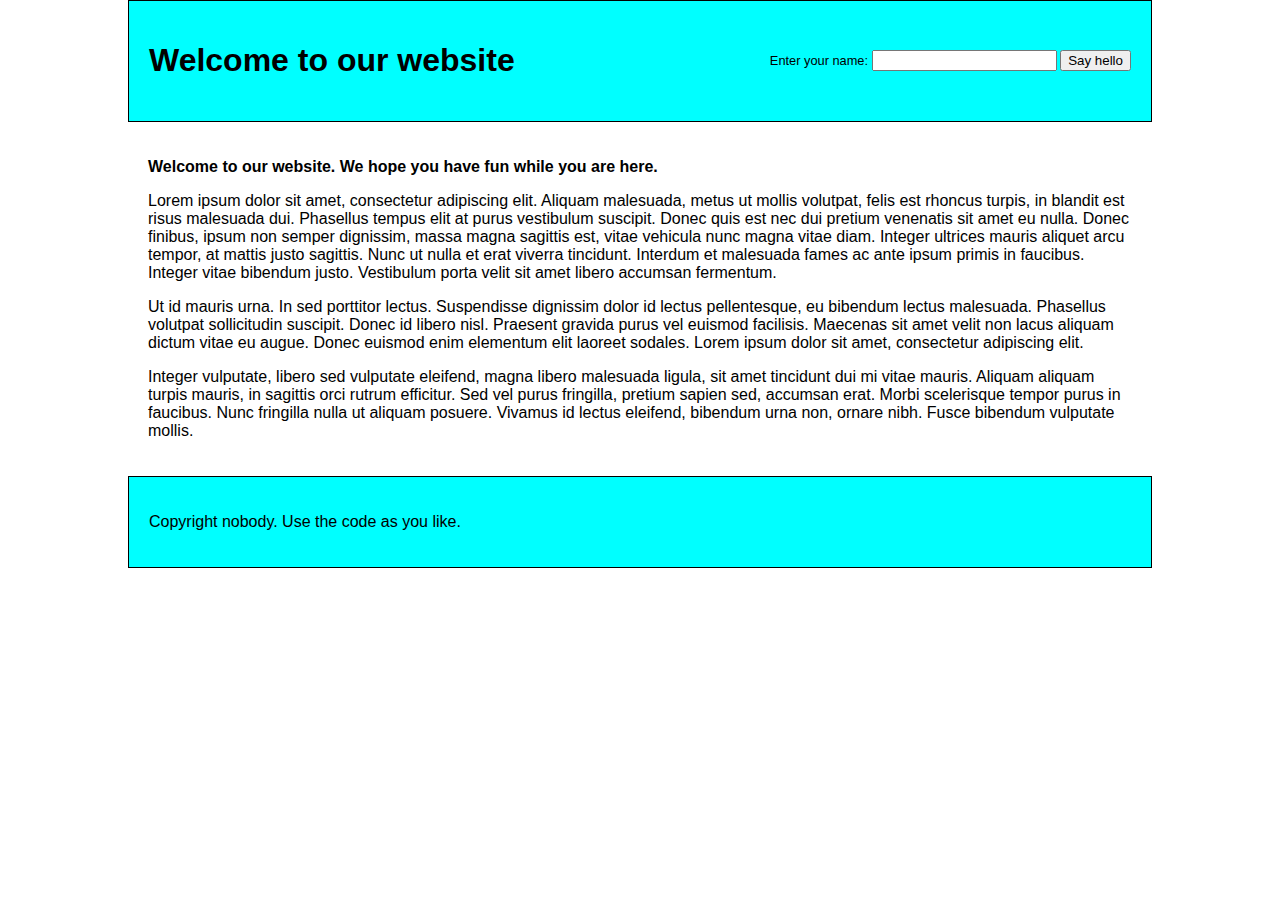
<file: Web16/personal-greeting.html>
<!DOCTYPE html>
<html lang="ru">
<head>
    <meta charset="utf-8">
    <meta name="viewport" content="width=device-width, initial-scale=1.0">
    <title>Personal greeting</title>
    <style>
        html {
            font-family: sans-serif;
        }

        body {
            margin: 0 auto;
            max-width: 1024px;
        }

        main {
            padding: 20px;
        }

        header, footer {
            background: cyan;
            padding: 20px;
            border: 1px solid black;
        }

        header {
            display: flex;
            align-items: center;
            justify-content: space-between;
        }

        form {
            font-size: 0.8rem;
        }

        .personal-greeting {
            font-weight: bold;
        }
    </style>
    <script src="index.js" defer></script>
</head>
<body>
<header>
    <h1>Our website</h1>

    <form>
        <div class="remember">
            <label for="entername">Enter your name:</label>
            <input id="entername" type="text" required>
            <input id="submitname" type="submit" value="Say hello">
        </div>
        <div class="forget">
            <label for="forgetname">Want me to forget you?</label>
            <input id="forgetname" type="reset" value="Forget">
        </div>
    </form>
</header>

<main>

    <p class="personal-greeting">Welcome to our website.</p>

    <p>Lorem ipsum dolor sit amet, consectetur adipiscing elit. Aliquam malesuada, metus ut mollis volutpat, felis est rhoncus turpis, in blandit est risus malesuada dui. Phasellus tempus elit at purus vestibulum suscipit. Donec quis est nec dui pretium venenatis sit amet eu nulla. Donec finibus, ipsum non semper dignissim, massa magna sagittis est, vitae vehicula nunc magna vitae diam. Integer ultrices mauris aliquet arcu tempor, at mattis justo sagittis. Nunc ut nulla et erat viverra tincidunt. Interdum et malesuada fames ac ante ipsum primis in faucibus. Integer vitae bibendum justo. Vestibulum porta velit sit amet libero accumsan fermentum.</p>

    <p>Ut id mauris urna. In sed porttitor lectus. Suspendisse dignissim dolor id lectus pellentesque, eu bibendum lectus malesuada. Phasellus volutpat sollicitudin suscipit. Donec id libero nisl. Praesent gravida purus vel euismod facilisis. Maecenas sit amet velit non lacus aliquam dictum vitae eu augue. Donec euismod enim elementum elit laoreet sodales. Lorem ipsum dolor sit amet, consectetur adipiscing elit.</p>

    <p>Integer vulputate, libero sed vulputate eleifend, magna libero malesuada ligula, sit amet tincidunt dui mi vitae mauris. Aliquam aliquam turpis mauris, in sagittis orci rutrum efficitur. Sed vel purus fringilla, pretium sapien sed, accumsan erat. Morbi scelerisque tempor purus in faucibus. Nunc fringilla nulla ut aliquam posuere. Vivamus id lectus eleifend, bibendum urna non, ornare nibh. Fusce bibendum vulputate mollis.</p>

</main>

<footer>
    <p>Copyright nobody. Use the code as you like.</p>
</footer>
</body>
</html>
</file>
<file: Every-News/css/style.css>
@font-face {
  font-family: "Source Sans Pro";
  src: url("../fonts/SourceSansPro-Regular.woff") format("woff2"),
    url("../fonts/SourceSansPro-Regular.woff") format("woff");
  font-weight: normal;
  font-style: normal;
  font-display: optional;
}

@font-face {
  font-family: "Source Sans Pro";
  src: url("../fonts/SourceSansPro-SemiBold.woff") format("woff2"),
    url("../fonts/SourceSansPro-SemiBold.woff") format("woff");
  font-weight: 600;
  font-style: normal;
  font-display: optional;
}

@font-face {
  font-family: "Lora";
  src: url("../fonts/Lora-Regular.woff2") format("woff2"),
    url("../fonts/Lora-Regular.woff") format("woff");
  font-weight: normal;
  font-style: normal;
  font-display: optional;
}

@font-face {
  font-family: "Lora";
  src: url("../fonts/Lora-Bold.woff2") format("woff2"),
    url("../fonts/Lora-Bold.woff") format("woff");
  font-weight: 600;
  font-style: normal;
  font-display: optional;
}

:root {
  --font-family: "Source Sans Pro", "Arial", sans-serif;
  --font-size: 20px;
  --color: #282b31;
  --main-background-color: #f9fafb;
  --side-background-color: #ffffff;
  --border-color: rgba(40, 43, 49, 0.1);
  --button-border-color: rgba(40, 43, 49, 0.2);
  --user-menu-button-background-color: #f9fafb;
  --user-menu-button-box-shadow-color: rgba(14, 14, 41, 0.08);

  --social-item-link-background-color: #ffffff;
  --social-item-link-box-shadow-color: rgba(14, 14, 41, 0.08);

  --setting-margin: calc(100px - 1.5rem);
  --p-max-width: calc(1110px - 50px - 10rem);
}

:root[data-theme-name="dark"] {
  --color: #f9fafb;
  --main-background-color: #131419;
  --side-background-color: #1c1c24;
  --border-color: rgba(249, 250, 251, 0.2);
  --button-border-color: rgba(249, 250, 251, 0.5);
  --user-menu-button-background-color: #2d2d3a;
  --user-menu-button-box-shadow-color: rgba(14, 14, 41, 0.4);

  --social-item-link-background-color: #2d2d3a;
  --social-item-link-box-shadow-color: #0a0b1f;
}

:root[data-theme-font="serif"] {
  --font-family: "Lora", "Times new Roman", serif;
}

:root[data-theme-font-size="medium"] {
  --font-size: 24px;
}

:root[data-theme-font-size="large"] {
  --font-size: 28px;
}

html {
  font-size: var(--font-size);
  line-height: 1.4;
}

body {
  margin: 0;
  font-family: var(--font-family);
  color: var(--color);
  background-color: var(--main-background-color);
  min-width: 1110px;
}

.visually-hidden {
  position: absolute;
  clip: rect(1px, 1px, 1px, 1px);
  padding: 0;
  border: 0;
  height: 1px;
  width: 1px;
  overflow: hidden;
}

.container {
  width: 1110px;
  margin: 0 auto;
}

.main-header {
  background-color: var(--side-background-color);
}

.main-header-logo:hover,
.main-header-logo:focus {
  opacity: 0.7;
}

.main-header-logo:active {
  opacity: 0.5;
}

.settings {
  border-bottom: 1px solid var(--border-color);
}

.settings-content {
  display: flex;
  align-items: center;
  padding-top: 25px;
  padding-bottom: 22px;
}

.main-header-nav {
  border-bottom: 1px solid var(--border-color);
}

.main-header-nav-content {
  display: flex;
  align-items: center;
  padding-top: 20px;
  padding-bottom: 12px;
}

.logo {
  fill: var(--color);
}

.settings dt {
  margin: 0 20px 0 0;
  font-weight: 600;
  font-size: 0.6rem;
  line-height: 1.25;
  letter-spacing: 0.03em;
  text-transform: uppercase;
}

.settings dd {
  margin: 0;
}

.themes {
  list-style: none;
  padding: 0;
  margin: 0 var(--setting-margin) 0 0;
  display: flex;
  flex-wrap: wrap;
}

.themes li {
  margin-right: 15px;
}

.themes li:last-child {
  margin-right: 0;
}

.theme-button {
  padding: 8px 15px;
  font-family: inherit;
  font-size: 0.7rem;
  line-height: 1.3;
  color: inherit;
  background-color: transparent;
  border: 1px solid #f9fafb;
  border-radius: 4px;
  box-sizing: border-box;
  cursor: pointer;
}

.theme-button:hover {
  opacity: 0.7;
}

.theme-button:focus {
  outline: 1px solid #4447e2;
}

.theme-button-light {
  color: #282b31;
  background-color: #f9fafb;
  border: 1px solid rgba(249, 250, 251, 0.5);
}

.theme-button-dark {
  color: #ffffff;
  background-color: #282b31;
  border: 1px solid #282b31;
}

.fonts {
  list-style: none;
  padding: 0;
  margin: 0 var(--setting-margin) 0 0;
  display: flex;
  flex-wrap: wrap;
}

.fonts li {
  margin-right: 15px;
}

.fonts li:last-child {
  margin-right: 0;
}

.font-button {
  padding: 8px 15px;
  font-size: 0.7rem;
  line-height: 1.3;
  color: inherit;
  background-color: transparent;
  border: 1px solid var(--button-border-color);
  border-radius: 4px;
  box-sizing: border-box;
  cursor: pointer;
}

.font-button:hover {
  opacity: 0.7;
}

.font-button:focus {
  outline: 1px solid #4447e2;
}

.font-button-sans-serif {
  font-family: "Source Sans Pro", "Arial", sans-serif;
}

.font-button-serif {
  font-family: "Lora", "Times new Roman", serif;
}

.font-sizes {
  list-style: none;
  padding: 0;
  margin: 0;
  display: flex;
  flex-wrap: wrap;
  align-items: center;
}

.font-sizes li {
  margin-right: 15px;
}

.font-sizes li:last-child {
  margin-right: 0;
}

.font-size-button {
  padding: 0 8px;
  font-family: inherit;
  font-size: 20px;
  line-height: 28px;
  color: inherit;
  background-color: transparent;
  border: 1px solid var(--button-border-color);
  border-radius: 4px;
  box-sizing: border-box;
  cursor: pointer;
}

.font-size-button:hover {
  opacity: 0.7;
}

.font-size-button:focus {
  outline: 1px solid #4447e2;
}

.font-size-button-m {
  font-size: 24px;
  line-height: 30px;
}

.font-size-button-l {
  font-size: 28px;
  line-height: 34px;
}

.active {
  border: 1px solid #4447e2;
}

.site-navigation {
  list-style: none;
  padding: 0;
  margin: 0 auto 10px auto;
  display: flex;
  flex-wrap: wrap;
}

.site-navigation-item {
  margin-right: 25px;
}

.site-navigation-item:last-child {
  margin-right: 0;
}

.site-navigation-link {
  font-weight: 600;
  font-size: 0.8rem;
  line-height: 1.25;
  color: inherit;
  text-decoration: none;
}

.site-navigation-link:hover {
  opacity: 0.7;
}

.site-navigation-link:active {
  opacity: 0.5;
}

.user-menu {
  list-style: none;
  padding: 0;
  margin: 0;
  display: flex;
  flex-wrap: wrap;
}

.user-menu-item {
  margin-right: 25px;
}

.user-menu-item:last-child {
  margin-right: 0;
}

.user-menu-button {
  display: flex;
  align-items: center;
  justify-content: center;
  width: 34px;
  height: 34px;
  background-color: var(--user-menu-button-background-color);
  box-shadow: 0 2px 4px var(--user-menu-button-box-shadow-color);
  border-radius: 50%;
  box-sizing: border-box;
}

.user-menu-button:hover,
.user-menu-button:focus {
  opacity: 0.7;
}

.user-menu-button:active {
  opacity: 0.5;
}

.user-menu-button-svg {
  stroke: var(--color);
}

.breadcrumbs {
  display: flex;
  flex-wrap: wrap;
  align-items: flex-start;
  padding: 0;
  margin: 35px 0 22px 0;
  list-style: none;
}

.breadcrumbs-item a {
  font-weight: 600;
  font-size: 0.8rem;
  line-height: 1.25;
  color: inherit;
  text-decoration: none;
}

.breadcrumbs-item:last-child a {
  opacity: 0.5;
}

.breadcrumbs-item a:hover,
.breadcrumbs-item a:focus {
  opacity: 0.7;
}

.breadcrumbs-item a:active {
  opacity: 0.5;
}

.breadcrumbs-item:not(:last-child) a::after {
  content: "/";
  margin-left: 4px;
  margin-right: 2px;
}

.main-article {
  padding-bottom: 70px;
}

.main-article-header {
  display: flex;
  align-items: center;
  padding: 15px 0 20px;
  margin-bottom: 20px;
  border-bottom: 1px solid var(--border-color);
}

.main-article-img {
  margin-top: 20px;
}

.meta {
  display: grid;
  grid-template-columns: auto auto;
  grid-template-areas:
    "img cite"
    "img time";
  font-size: 0.8rem;
  line-height: 1.25;
}

.main-article p {
  max-width: var(--p-max-width);
  margin: 0 0 10px 0;
}

.main-article h1 {
  margin: 0 0 15px 0;
  font-weight: 600;
  font-size: 2.4rem;
  line-height: 1.2;
}

.meta-author-img {
  grid-area: img;
  border-radius: 50%;
  margin-right: 20px;
}

.meta-cite {
  grid-area: cite;
  font-style: normal;
  font-weight: 600;
}

.meta-time {
  grid-area: time;
  font-style: normal;
  font-weight: normal;
  opacity: 0.5;
}

.social-list {
  display: flex;
  flex-wrap: wrap;
  align-items: flex-start;
  list-style: none;
  padding: 0;
  margin: 0 0 0 auto;
  max-width: 250px;
}

.social-item {
  margin-right: 25px;
}

.social-item:last-child {
  margin-right: 0;
}

.social-item-link {
  display: flex;
  align-items: center;
  justify-content: center;
  width: 34px;
  height: 34px;
  background-color: var(--social-item-link-background-color);
  box-shadow: 0 2px 4px var(--social-item-link-box-shadow-color);
  border-radius: 50%;
  box-sizing: border-box;
}

.social-item-link:hover,
.social-item-link:focus {
  opacity: 0.8;
}

.social-item-link:active {
  opacity: 0.5;
}

.social-item-link-svg {
  stroke: var(--color);
}

.main-article-section {
  position: relative;
  padding-top: 30px;
}

.main-article-section h2 {
  margin: 0 0 20px 0;
  font-weight: 600;
  font-size: 1.3rem;
  line-height: 1.4;
}

.main-article-section figure {
  margin: 40px 0 10px 0;
}

.main-article-section figcaption {
  font-size: 0.8rem;
  line-height: 1.4;
}

.main-article-aside {
  position: absolute;
  top: 85px;
  right: 0;
  text-align: right;
}

.main-article-section a {
  font-weight: 600;
  color: inherit;
  text-decoration: none;
  border-bottom: 2px solid #4447e2;
}

.main-article-section a:hover {
  opacity: 0.7;
}

.main-article-section a:active {
  opacity: 0.5;
}

.main-footer {
  padding-top: 25px;
  padding-bottom: 30px;
  border-top: 1px solid var(--border-color);
  background-color: var(--side-background-color);
}

.main-footer-content {
  display: flex;
  align-items: center;
}

.main-footer-logo {
  display: flex;
}

.main-footer-logo:hover,
.main-footer-logo:focus {
  opacity: 0.7;
}

.main-footer-logo:active {
  opacity: 0.5;
}

.main-footer-menu {
  display: flex;
  flex-wrap: wrap;
  align-items: flex-start;
  list-style: none;
  padding: 0;
  margin: 0 0 0 auto;
}

.main-footer-menu-item {
  margin-right: 25px;
}

.main-footer-menu-item:last-child {
  margin-right: 0;
}

.main-footer-menu-link {
  font-weight: 600;
  font-size: 0.8rem;
  line-height: 1.25;
  color: inherit;
  text-decoration: none;
}

.main-footer-menu-link:hover,
.main-footer-menu-link:focus {
  opacity: 0.7;
}

.main-footer-menu-link:active {
  opacity: 0.5;
}
</file>
<file: Shop/style.css>
body {
  margin: 0;
  padding: 0;
  font-family: "Arial", sans-serif;
  font-size: 14px;
  line-height: 20px;
  color: #444444;
}

h1 {
  width: 255px;
  margin: 0 auto 8px;
  font-family: "Georgia", serif;
  text-align: center;
  font-weight: normal;
  font-size: 56px;
  line-height: 64px;
}

h2 {
  border-bottom: 2px solid #cccccc;
  padding-bottom: 12px;
}

.container {
  width: 510px;
  margin: 0 auto;
  padding: 0 20px;
}

.site-header {
  min-width: 550px;
  height: 186px;
  margin-bottom: 70px;
  padding-top: 30px;
  background: #847462 no-repeat center url("images/servernoe-oborudovanie-bg.jpg");
  background-size: cover;
  color: #ffffff;
}

.site-header p {
  width: 255px;
  margin: 0 auto 26px;
  text-align: center;
  font-size: 16px;
  line-height: 24px; 
}

.site-header img {
  display: block;
  margin: 0 auto;
}

.equipment {
  width: 510px;
  margin: 0 auto 30px;
  padding: 0 20px;
}

.equipment p {
  display: inline-block;
  vertical-align: top;
  width: 30%;
  margin: 0 5px;
  background-repeat: no-repeat;
  background-position: center top;
  text-align: center;
}

.equipment-cpu {
  padding-top: 65px;
  background-image: url("images/cpu.png");
}

.equipment-memory {
  padding-top: 65px;
  background-image: url("images/memory.png");
}

.equipment-cooling {
  padding-top: 65px;
  background-image: url("images/cooling.png");
}

.advantages {
  width: 510px;
  margin: 0 auto 40px;
  padding: 0 20px;
}

.advantages-list {
  padding: 0;
  list-style: none;  
}

.advantages-item {
  margin-bottom: 15px;
  padding-left: 20px;
  border-left: 20px solid #e2e2e2;
  color: #999999;
}

.standard {
  border-color: #A0A0FFFF;
  color: #6a6a6a;
}

.vip {
  border-color: #5555FFFF;
  color: #000000;
}

.site-footer {
  min-width: 550px;
  background-color: #5E88A1FF;
  color: #ffffff;
}

.site-footer .container {
  text-align: center;
}

.site-footer p {
  display: inline-block;
  vertical-align: middle;
  padding: 0 20px;
}
</file>
